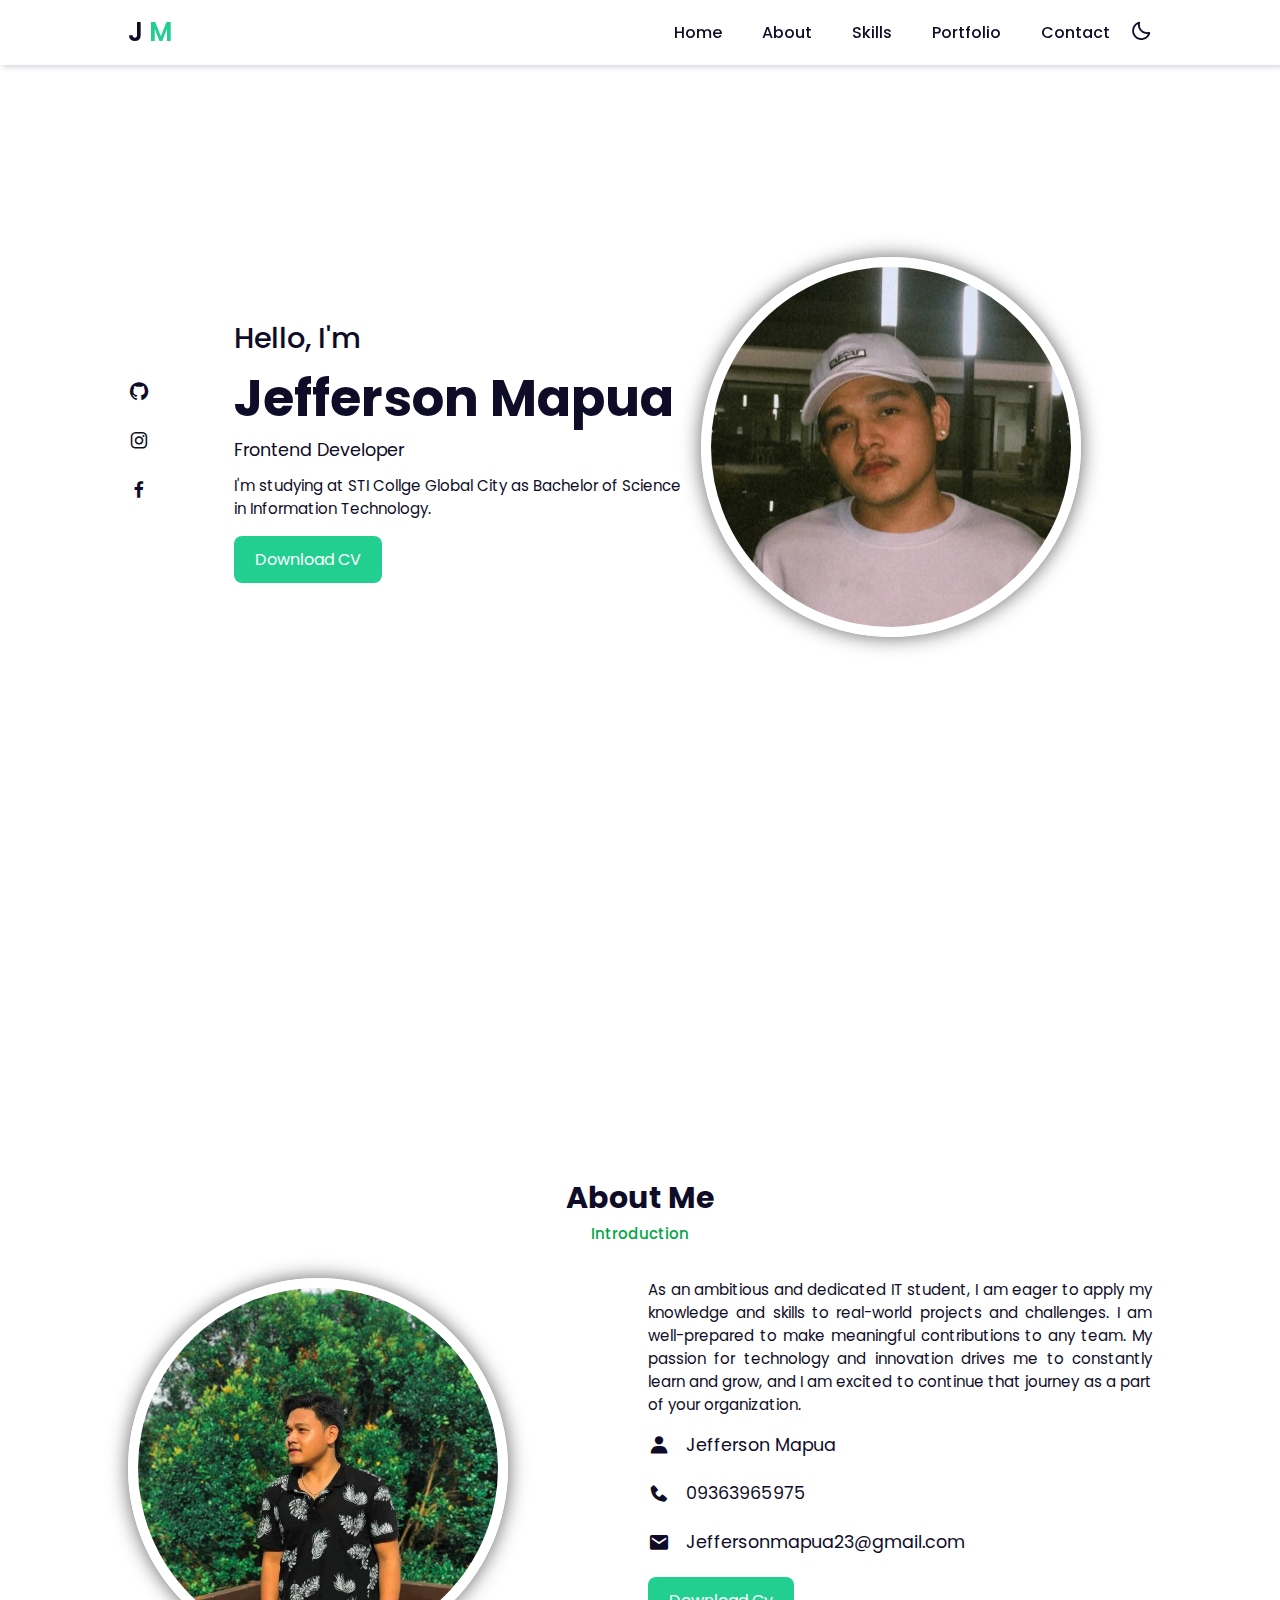
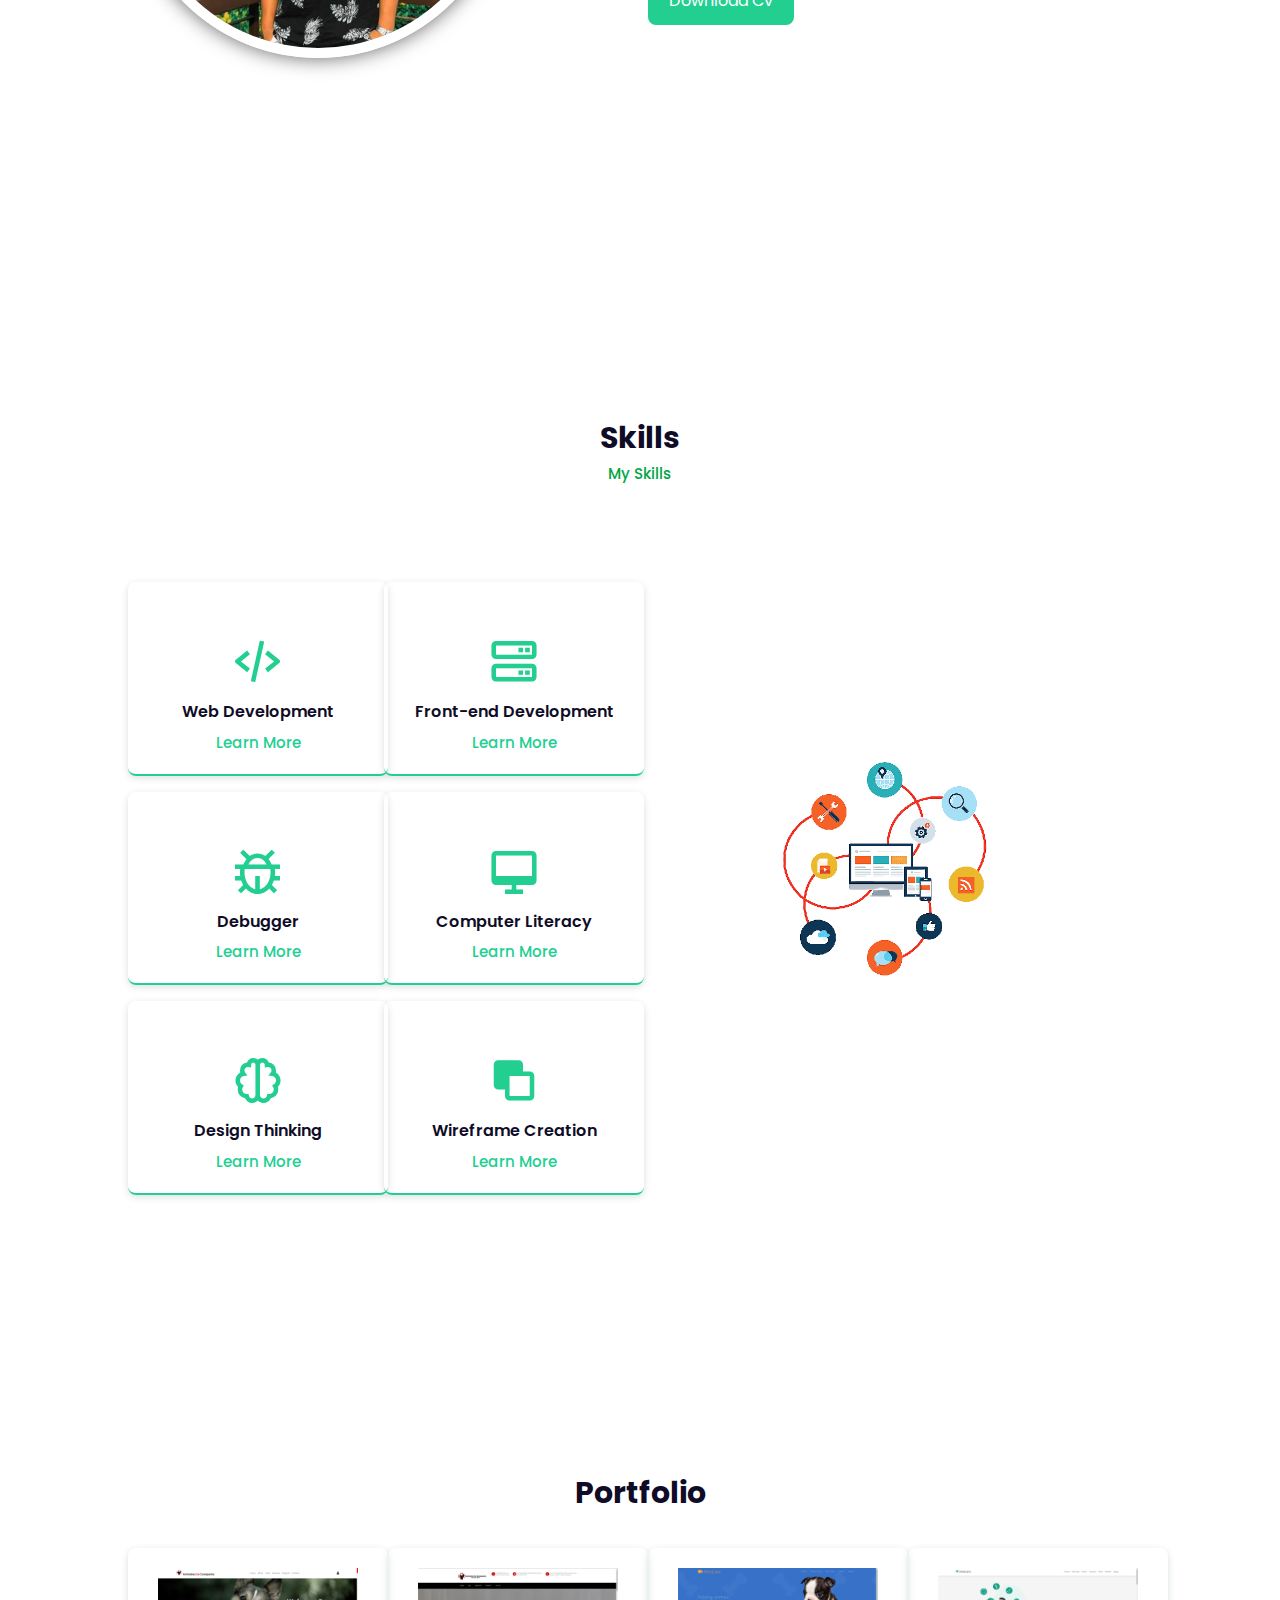
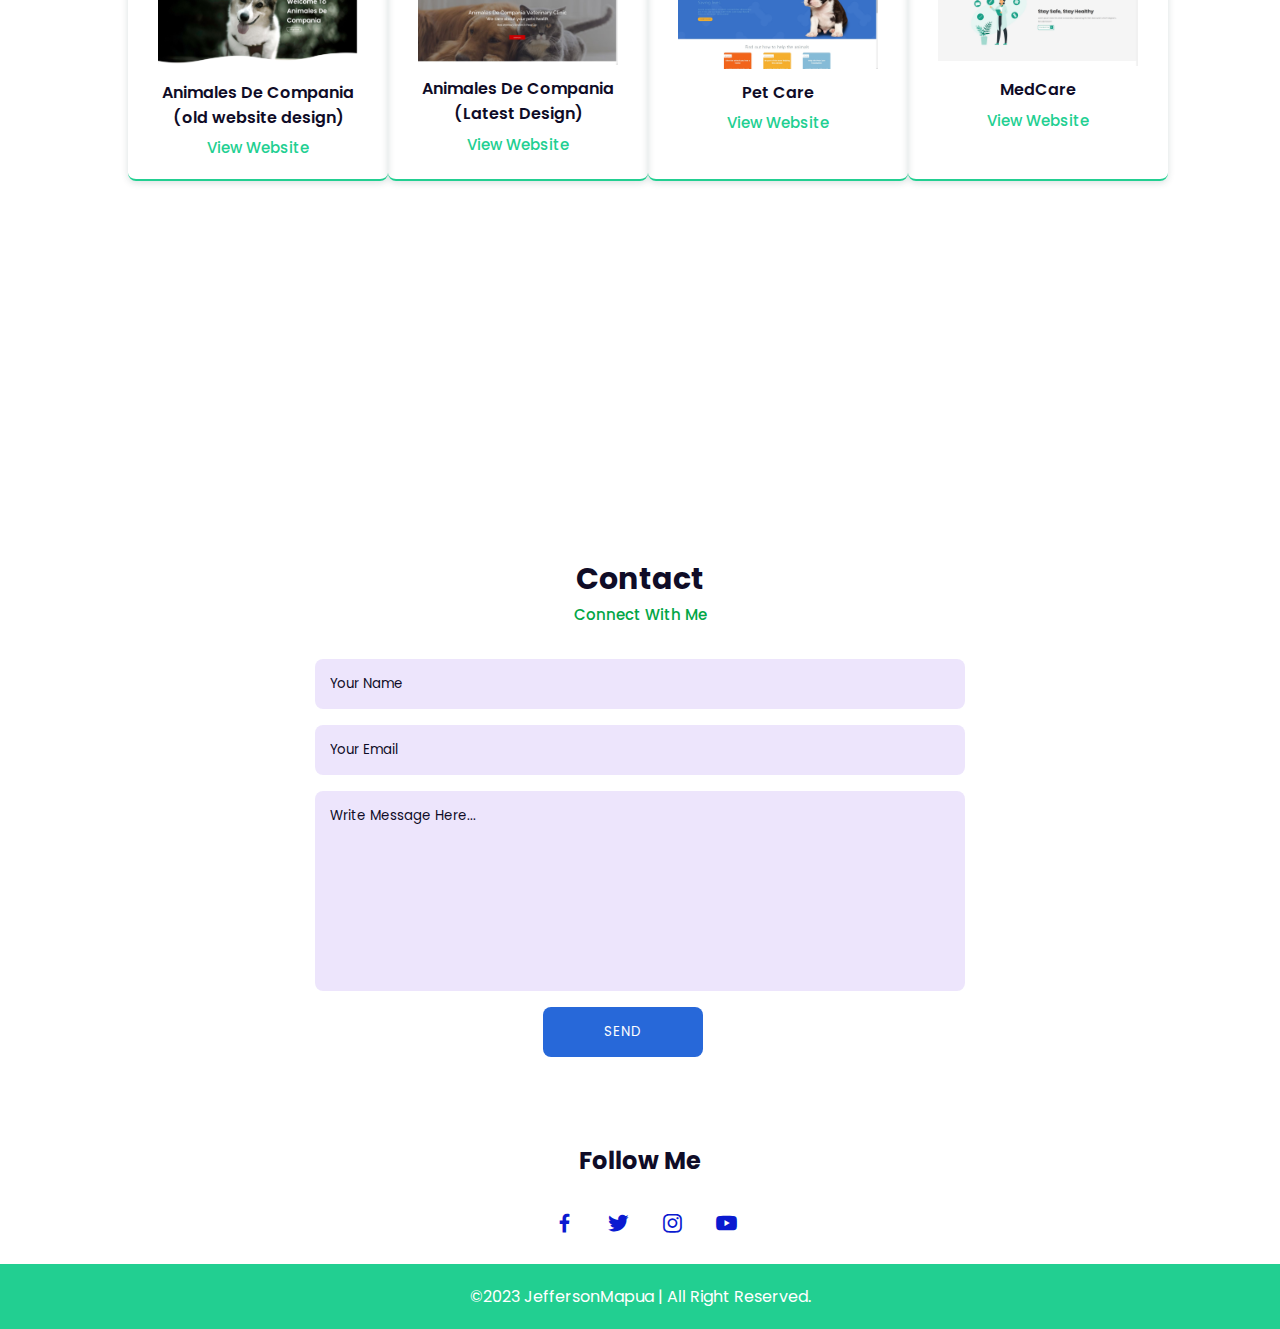
<file: WEBBBB/index.html>
<!DOCTYPE html>
<html lang="en">

<head>
    <meta charset="UTF-8">
    <meta http-equiv="X-UA-Compatible" content="IE=edge">
    <meta name="viewport" content="width=device-width, initial-scale=1.0">
    <title> Jefferson Mapua - Personal Portfolio Website </title>
    <link rel="icon" href="image/lakers.jpg" type="image/icon type">
    <link rel="stylesheet" href="asset/style.css">
    <link rel="stylesheet" href="https://cdn.jsdelivr.net/npm/boxicons@latest/css/boxicons.min.css">
</head>

<body>
<!-- Navbar  Section Start -->
<header>
    <a href="#" class="logo">J <span> M</span></a>

    <div class="bx bx-menu" id="menu-icon"></div>

    <ul class="navbar">
        <li><a href="#home">Home</a></li>
        <li><a href="#about">About</a></li>
        <li><a href="#skills">Skills</a></li>
        <li><a href="#services">Portfolio</a></li>
        <li><a href="#contact">Contact</a></li>
        <div class="bx bx-moon" id="darkmode"></div>
    </ul>
</header>
<!-- Navbar Section End -->
<!-- Home Section Start -->
<section class="home" id="home">
    <div class="social">
        <a href="https://github.com/JeffersonMapua"><i class='bx bxl-github'></i></a>
        <a href="https://www.instagram.com/jepfty/?fbclid=IwAR3V0V26umJDf_ShbhvJN0bFd8B0X0M63_wWTb2mFUvyKy_Fqr0rAaIyr14"><i class='bx bxl-instagram'></i></a>
        <a href="https://www.facebook.com/IamJep16/"><i class='bx bxl-facebook'></i></a>
    </div>
    <div class="home-img">
        <img src="image/lakers.jpg" alt="">
    </div>
    <div class="home-text">
        <span>Hello, I'm</span>
        <h1>Jefferson Mapua</h1>
        <h2>Frontend Developer</h2>
        <p>I'm studying at STI Collge Global City as Bachelor of Science in Information Technology. <br></p>
        <a href="Mapua, Jefferson G..pdf" class="btn">Download CV</a>
    </div>
</section>
<!-- Home Section End -->
<!-- About Section Start -->
<br><br><br><br><br><br><br><br><br>
<section class="about" id="about">
    <div class="heading">
      
        <h2>About Me</h2>
        <span>Introduction</span>
    </div>

    <div class="about-container">
        <div class="about-img">
            <img src="image/j.jpg" alt="">
        </div>
        <div class="about-text">
            <p>As an ambitious and dedicated IT student, I am eager to apply my knowledge and skills to real-world projects and challenges. I am well-prepared to make meaningful contributions to any team. My passion for technology and innovation drives me to constantly learn and grow, and I am excited to continue that journey as a part of your organization.</p>
            <div class="information">
                <div class="info-box">
                    <i class='bx bxs-user'></i>
                    <span>Jefferson Mapua</span>
                </div>

                <div class="info-box">
                    <i class='bx bxs-phone'></i>
                    <span>09363965975</span>
                </div>

                <div class="info-box">
                    <i class='bx bxs-envelope'></i>
                    <span>Jeffersonmapua23@gmail.com</span>
                </div>
            </div>
            <a href="Mapua, Jefferson G..pdf" class="btn">Download Cv</a>
        </div>
    </div>
</section>
<!-- About Section End -->

<!-- Skills Section Start -->
<br><br><br><br><br><br>
<section class="skills" id="skills">
    <div class="heading">
      <br><br><br><br>
        <h2>Skills</h2>
        <span>My Skills</span>
    </div>

    <div class="skills-container">
        <div class="bars">

            <div class="services-content">

        <div class="services-box">
            <i class='bx bx-code-alt'></i>
            <h3>Web Development</h3>
            <a href="#">Learn More</a>
        </div>

        <div class="services-box">
            <i class='bx bx-server'></i>
            <h3>Front-end Development</h3>
            <a href="#">Learn More</a>
        </div>
		 <div class="services-box">
            <i class='bx bx-bug'></i>
            <h3>Debugger</h3>
            <a href="#">Learn More</a>
        </div>

        <div class="services-box">
            <i class='bx bx-desktop'></i>
            <h3>Computer Literacy</h3>
            <a href="#">Learn More</a>
        </div>
		 <div class="services-box">
            <i class='bx bx-brain'></i>
            <h3>Design Thinking</h3>
            <a href="#">Learn More</a>
        </div>

        <div class="services-box">
            <i class='bx bx-minus-front'></i>
            <h3>Wireframe Creation</h3>
            <a href="#">Learn More</a>
        </div>
            </div>
        </div>
        <div class="skills-img">
            <img src="image/app.png" alt="Skill">
        </div>
    </div>
</section>
<!-- Skills Section End -->
<!-- Services Section Start -->
<section class="services" id="services">
    <div class="heading">
      <br><br><br><br><br><br><br>
        <h2>Portfolio</h2>
        <span></span>
    </div>
    <div class="services-content">

        <div class="services-box">
            <img class="i" src="image/1.jpg">
            <h3>Animales De Compania (old website design)</h3>
            <a href="petshop/pet.html">View Website</a>
        </div>

        <div class="services-box">
            <img class="i" src="image/2.jpg">
            <h3>Animales De Compania (Latest Design)</h3>
            <a href="https://animalesdecompania.com">View Website</a>
        </div>
        <div class="services-box">
            <img class="i" src="image/6.jpg">
            <h3>Pet Care</h3>
            <a href="PetService-LP/index.html">View Website</a>
        </div>

        <div class="services-box">
            <img class="i" src="image/3.jpg">
            <h3>MedCare</h3>
            <a href="hospital website/index.html">View Website</a>
        </div>
    </div>
</section>
<!-- Services Section End -->

<!-- Contact Section Start -->
<section class="contact" id="contact">
    <div class="heading">
      <br><br><br><br><br><br><br><br><br><br><br>
        <h2>Contact</h2>
        <span>Connect With Me</span>
    </div>
    <div class="contact-form">
        <form action="">
            <input type="text" placeholder="Your Name">
            <input type="email" name="" id="" placeholder="Your Email">
            <textarea name="" id="" cols="30" rows="10" placeholder="Write Message Here..."></textarea>
                                <input type="button" value="Send" class="contact-button">
                                </form>
                            </div>
                            </section>
                            <!-- Contact Section End -->
                         <div class="footer">
                                <h2>Follow Me</h2>
                                <div class="footer-social">
                                    <a href="#"><i class='bx bxl-facebook'></i></a>
                                    <a href="#"><i class='bx bxl-twitter'></i></a>
                                    <a href="#"><i class='bx bxl-instagram'></i></a>
                                    <a href="#"><i class='bx bxl-youtube'></i></a>
                                </div>

                            </div>

                            <div class="copyright">
                                ©2023 JeffersonMapua | All Right Reserved.</p>
                            </div>
                            <!-- Javascript -->
                            <script src="asset/js.js"></script>
</body>

</html>
</file>
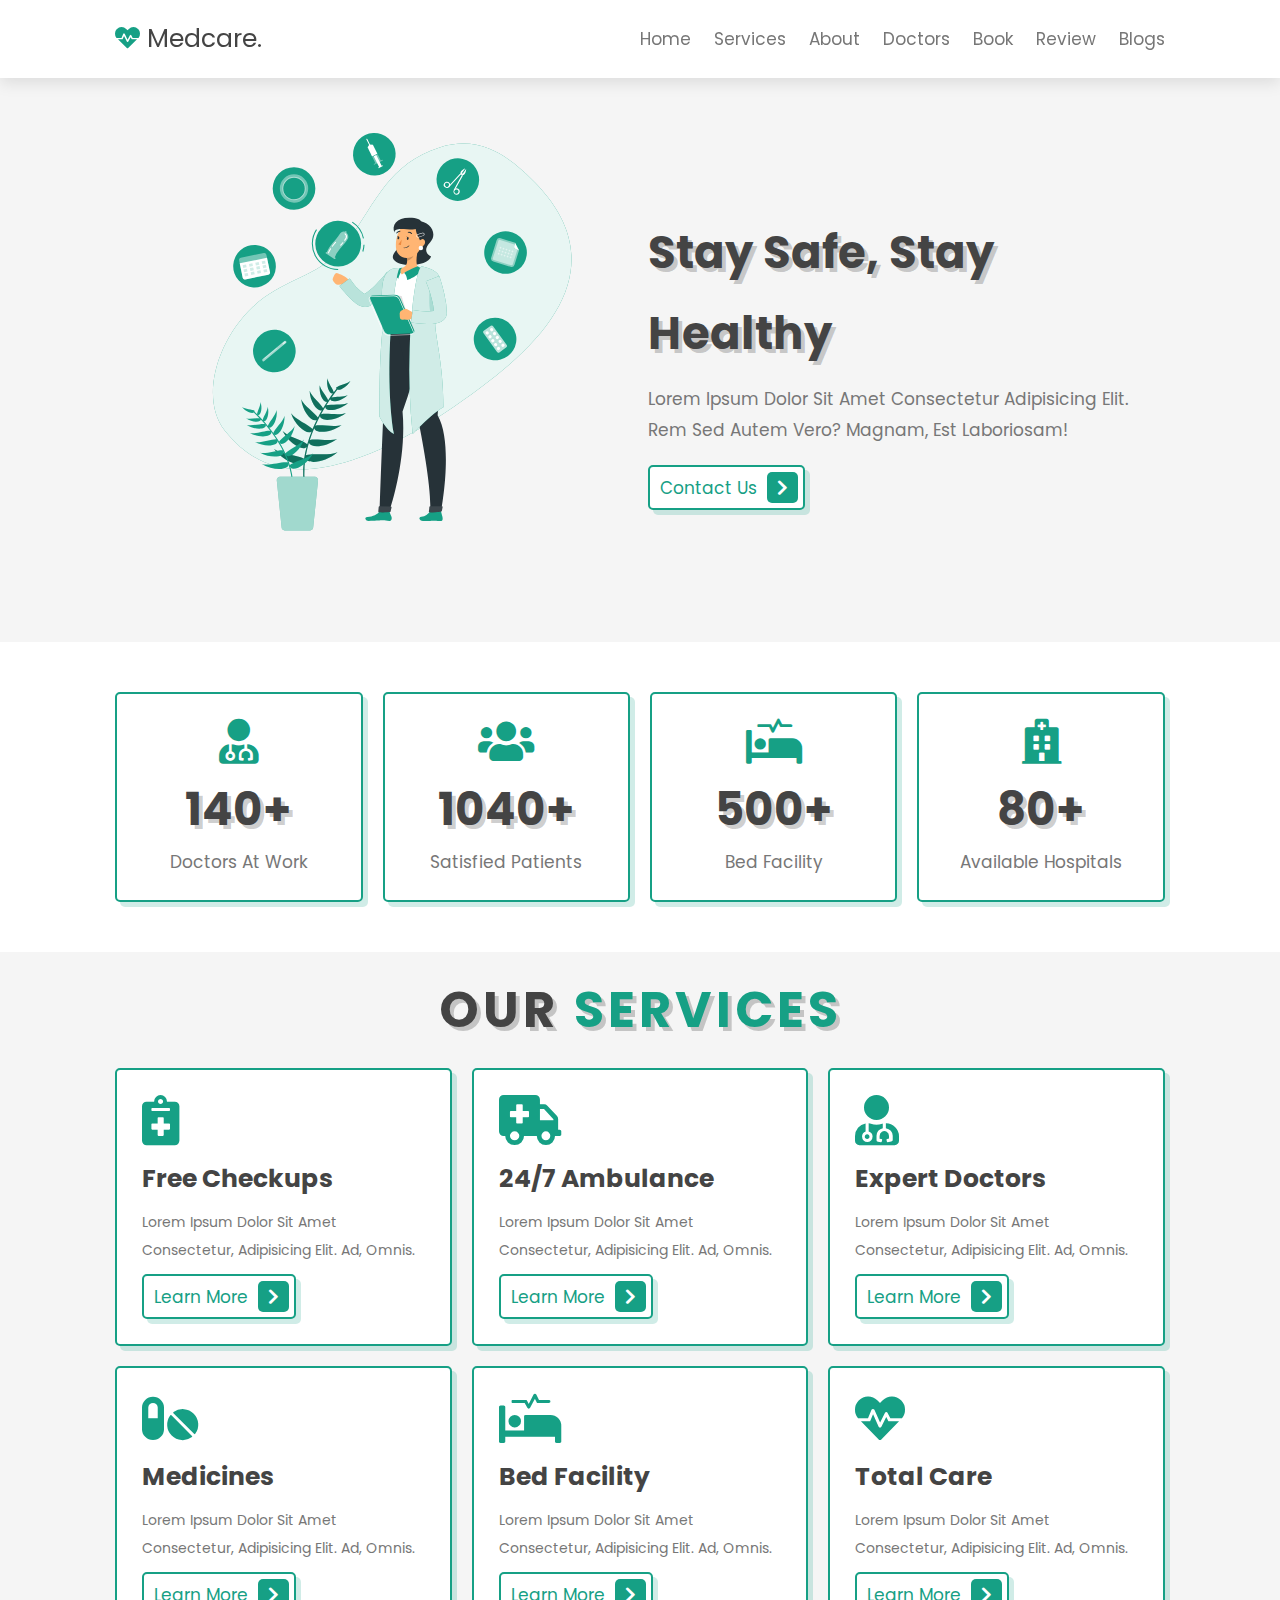
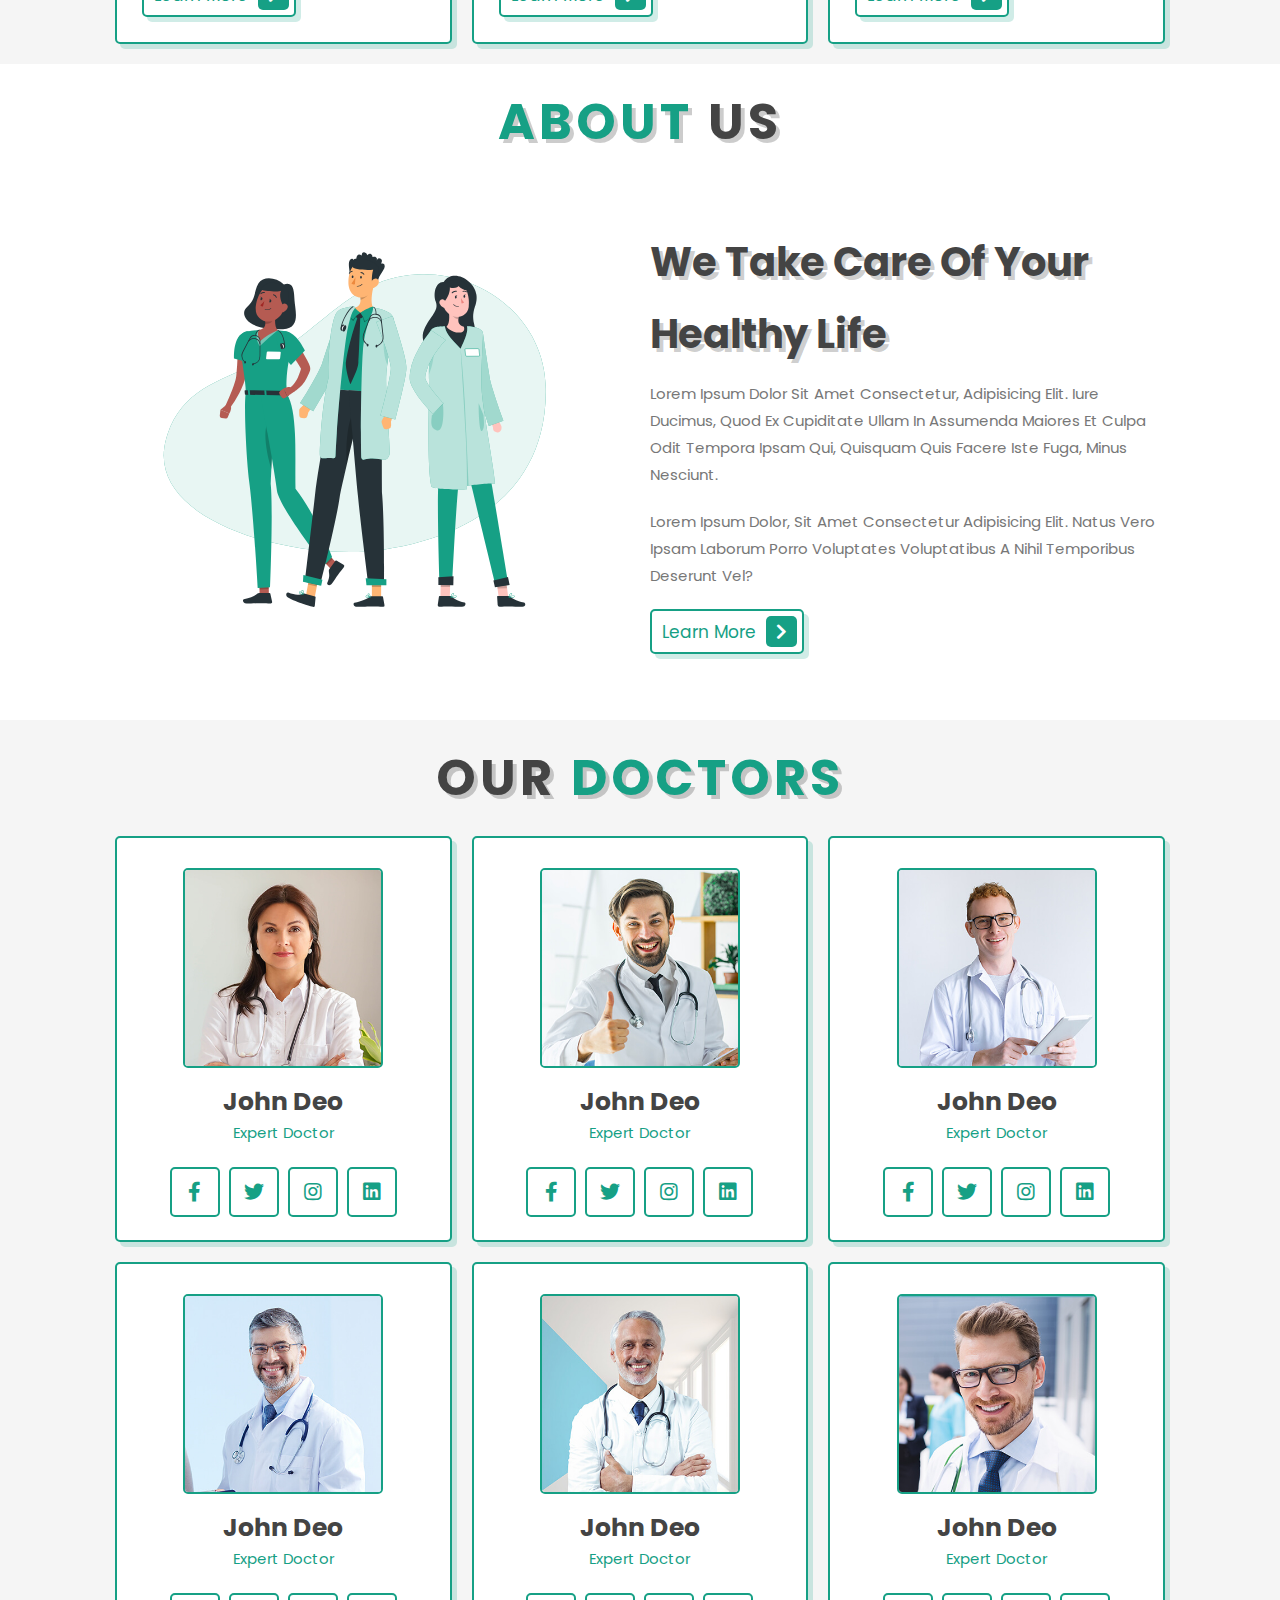
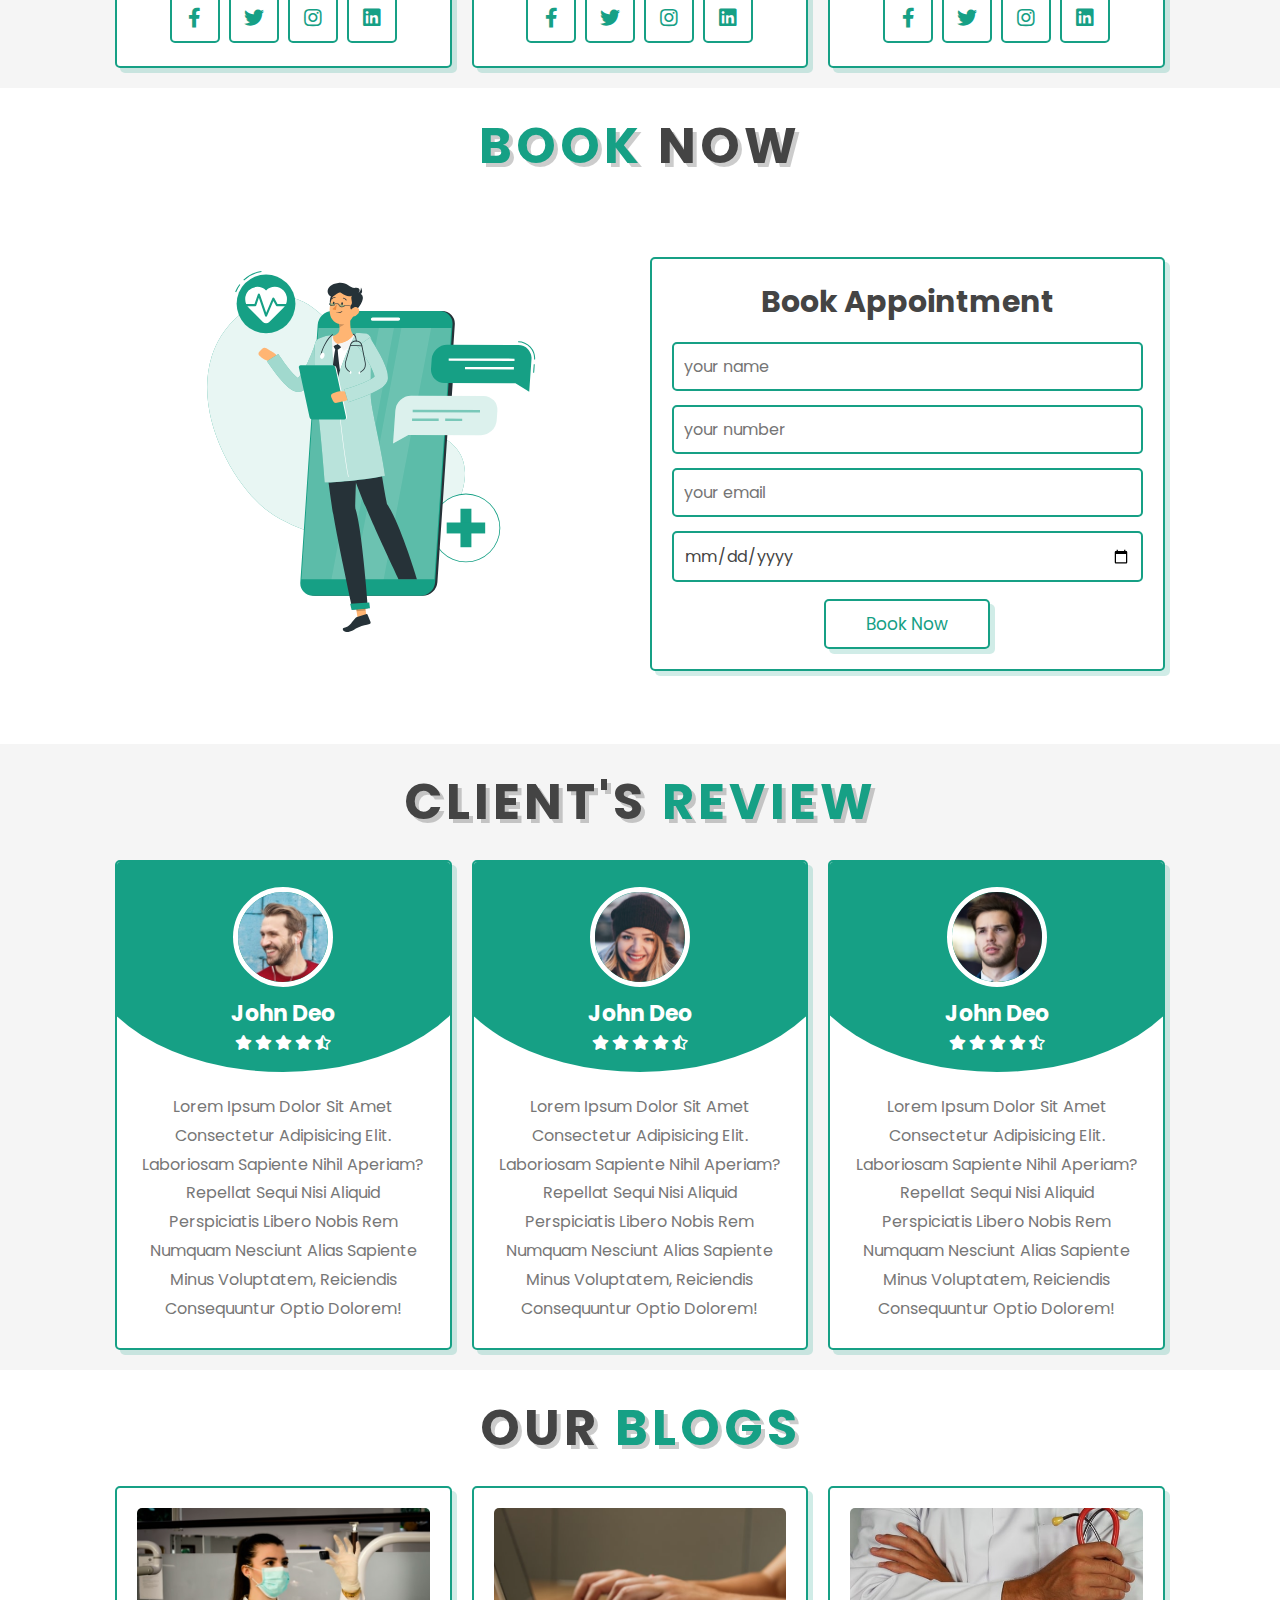
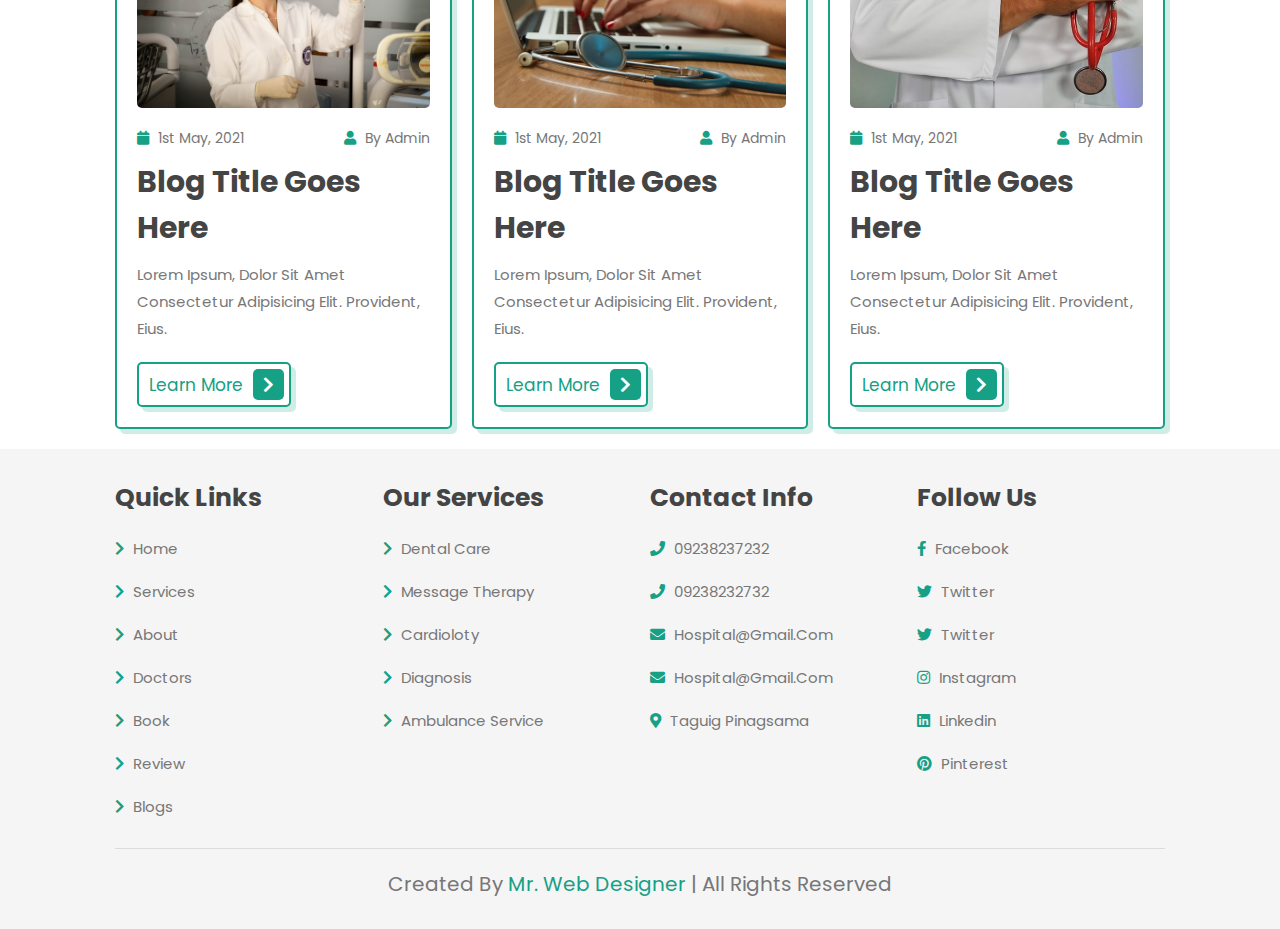
<file: WEBBBB/hospital website/index.html>
<!DOCTYPE html>
<html lang="en">
<head>
    <meta charset="UTF-8">
    <meta http-equiv="X-UA-Compatible" content="IE=edge">
    <meta name="viewport" content="width=device-width, initial-scale=1.0">
    <title>complete responsive hospital website design </title>

    <!-- font awesome cdn link  -->
    <link rel="stylesheet" href="https://cdnjs.cloudflare.com/ajax/libs/font-awesome/5.15.4/css/all.min.css">

    <!-- custom css file link  -->
    <link rel="stylesheet" href="css/style.css">

</head>
<body>
    
<!-- header section starts  -->

<header class="header">

    <a href="#" class="logo"> <i class="fas fa-heartbeat"></i> medcare. </a>

    <nav class="navbar">
        <a href="#home">home</a>
        <a href="#services">services</a>
        <a href="#about">about</a>
        <a href="#doctors">doctors</a>
        <a href="#book">book</a>
        <a href="#review">review</a>
        <a href="#blogs">blogs</a>
    </nav>

    <div id="menu-btn" class="fas fa-bars"></div>

</header>

<!-- header section ends -->

<!-- home section starts  -->

<section class="home" id="home">

    <div class="image">
        <img src="image/home-img.svg" alt="">
    </div>

    <div class="content">
        <h3>stay safe, stay healthy</h3>
        <p>Lorem ipsum dolor sit amet consectetur adipisicing elit. Rem sed autem vero? Magnam, est laboriosam!</p>
        <a href="#" class="btn"> contact us <span class="fas fa-chevron-right"></span> </a>
    </div>

</section>

<!-- home section ends -->

<!-- icons section starts  -->

<section class="icons-container">

    <div class="icons">
        <i class="fas fa-user-md"></i>
        <h3>140+</h3>
        <p>doctors at work</p>
    </div>

    <div class="icons">
        <i class="fas fa-users"></i>
        <h3>1040+</h3>
        <p>satisfied patients</p>
    </div>

    <div class="icons">
        <i class="fas fa-procedures"></i>
        <h3>500+</h3>
        <p>bed facility</p>
    </div>

    <div class="icons">
        <i class="fas fa-hospital"></i>
        <h3>80+</h3>
        <p>available hospitals</p>
    </div>

</section>

<!-- icons section ends -->

<!-- services section starts  -->

<section class="services" id="services">

    <h1 class="heading"> our <span>services</span> </h1>

    <div class="box-container">

        <div class="box">
            <i class="fas fa-notes-medical"></i>
            <h3>free checkups</h3>
            <p>Lorem ipsum dolor sit amet consectetur, adipisicing elit. Ad, omnis.</p>
            <a href="#" class="btn"> learn more <span class="fas fa-chevron-right"></span> </a>
        </div>

        <div class="box">
            <i class="fas fa-ambulance"></i>
            <h3>24/7 ambulance</h3>
            <p>Lorem ipsum dolor sit amet consectetur, adipisicing elit. Ad, omnis.</p>
            <a href="#" class="btn"> learn more <span class="fas fa-chevron-right"></span> </a>
        </div>

        <div class="box">
            <i class="fas fa-user-md"></i>
            <h3>expert doctors</h3>
            <p>Lorem ipsum dolor sit amet consectetur, adipisicing elit. Ad, omnis.</p>
            <a href="#" class="btn"> learn more <span class="fas fa-chevron-right"></span> </a>
        </div>

        <div class="box">
            <i class="fas fa-pills"></i>
            <h3>medicines</h3>
            <p>Lorem ipsum dolor sit amet consectetur, adipisicing elit. Ad, omnis.</p>
            <a href="#" class="btn"> learn more <span class="fas fa-chevron-right"></span> </a>
        </div>

        <div class="box">
            <i class="fas fa-procedures"></i>
            <h3>bed facility</h3>
            <p>Lorem ipsum dolor sit amet consectetur, adipisicing elit. Ad, omnis.</p>
            <a href="#" class="btn"> learn more <span class="fas fa-chevron-right"></span> </a>
        </div>

        <div class="box">
            <i class="fas fa-heartbeat"></i>
            <h3>total care</h3>
            <p>Lorem ipsum dolor sit amet consectetur, adipisicing elit. Ad, omnis.</p>
            <a href="#" class="btn"> learn more <span class="fas fa-chevron-right"></span> </a>
        </div>

    </div>

</section>

<!-- services section ends -->

<!-- about section starts  -->

<section class="about" id="about">

    <h1 class="heading"> <span>about</span> us </h1>

    <div class="row">

        <div class="image">
            <img src="image/about-img.svg" alt="">
        </div>

        <div class="content">
            <h3>we take care of your healthy life</h3>
            <p>Lorem ipsum dolor sit amet consectetur, adipisicing elit. Iure ducimus, quod ex cupiditate ullam in assumenda maiores et culpa odit tempora ipsam qui, quisquam quis facere iste fuga, minus nesciunt.</p>
            <p>Lorem ipsum dolor, sit amet consectetur adipisicing elit. Natus vero ipsam laborum porro voluptates voluptatibus a nihil temporibus deserunt vel?</p>
            <a href="#" class="btn"> learn more <span class="fas fa-chevron-right"></span> </a>
        </div>

    </div>

</section>

<!-- about section ends -->

<!-- doctors section starts  -->

<section class="doctors" id="doctors">

    <h1 class="heading"> our <span>doctors</span> </h1>

    <div class="box-container">

        <div class="box">
            <img src="image/doc-1.jpg" alt="">
            <h3>john deo</h3>
            <span>expert doctor</span>
            <div class="share">
                <a href="#" class="fab fa-facebook-f"></a>
                <a href="#" class="fab fa-twitter"></a>
                <a href="#" class="fab fa-instagram"></a>
                <a href="#" class="fab fa-linkedin"></a>
            </div>
        </div>

        <div class="box">
            <img src="image/doc-2.jpg" alt="">
            <h3>john deo</h3>
            <span>expert doctor</span>
            <div class="share">
                <a href="#" class="fab fa-facebook-f"></a>
                <a href="#" class="fab fa-twitter"></a>
                <a href="#" class="fab fa-instagram"></a>
                <a href="#" class="fab fa-linkedin"></a>
            </div>
        </div>

        <div class="box">
            <img src="image/doc-3.jpg" alt="">
            <h3>john deo</h3>
            <span>expert doctor</span>
            <div class="share">
                <a href="#" class="fab fa-facebook-f"></a>
                <a href="#" class="fab fa-twitter"></a>
                <a href="#" class="fab fa-instagram"></a>
                <a href="#" class="fab fa-linkedin"></a>
            </div>
        </div>

        <div class="box">
            <img src="image/doc-4.jpg" alt="">
            <h3>john deo</h3>
            <span>expert doctor</span>
            <div class="share">
                <a href="#" class="fab fa-facebook-f"></a>
                <a href="#" class="fab fa-twitter"></a>
                <a href="#" class="fab fa-instagram"></a>
                <a href="#" class="fab fa-linkedin"></a>
            </div>
        </div>

        <div class="box">
            <img src="image/doc-5.jpg" alt="">
            <h3>john deo</h3>
            <span>expert doctor</span>
            <div class="share">
                <a href="#" class="fab fa-facebook-f"></a>
                <a href="#" class="fab fa-twitter"></a>
                <a href="#" class="fab fa-instagram"></a>
                <a href="#" class="fab fa-linkedin"></a>
            </div>
        </div>

        <div class="box">
            <img src="image/doc-6.jpg" alt="">
            <h3>john deo</h3>
            <span>expert doctor</span>
            <div class="share">
                <a href="#" class="fab fa-facebook-f"></a>
                <a href="#" class="fab fa-twitter"></a>
                <a href="#" class="fab fa-instagram"></a>
                <a href="#" class="fab fa-linkedin"></a>
            </div>
        </div>

    </div>

</section>

<!-- doctors section ends -->

<!-- booking section starts   -->

<section class="book" id="book">

    <h1 class="heading"> <span>book</span> now </h1>    

    <div class="row">

        <div class="image">
            <img src="image/book-img.svg" alt="">
        </div>

        <form action="">
            <h3>book appointment</h3>
            <input type="text" placeholder="your name" class="box">
            <input type="number" placeholder="your number" class="box">
            <input type="email" placeholder="your email" class="box">
            <input type="date" class="box">
            <input type="submit" value="book now" class="btn">
        </form>

    </div>

</section>

<!-- booking section ends -->

<!-- review section starts  -->

<section class="review" id="review">
    
    <h1 class="heading"> client's <span>review</span> </h1>

    <div class="box-container">

        <div class="box">
            <img src="image/pic-1.png" alt="">
            <h3>john deo</h3>
            <div class="stars">
                <i class="fas fa-star"></i>
                <i class="fas fa-star"></i>
                <i class="fas fa-star"></i>
                <i class="fas fa-star"></i>
                <i class="fas fa-star-half-alt"></i>
            </div>
            <p class="text">Lorem ipsum dolor sit amet consectetur adipisicing elit. Laboriosam sapiente nihil aperiam? Repellat sequi nisi aliquid perspiciatis libero nobis rem numquam nesciunt alias sapiente minus voluptatem, reiciendis consequuntur optio dolorem!</p>
        </div>

        <div class="box">
            <img src="image/pic-2.png" alt="">
            <h3>john deo</h3>
            <div class="stars">
                <i class="fas fa-star"></i>
                <i class="fas fa-star"></i>
                <i class="fas fa-star"></i>
                <i class="fas fa-star"></i>
                <i class="fas fa-star-half-alt"></i>
            </div>
            <p class="text">Lorem ipsum dolor sit amet consectetur adipisicing elit. Laboriosam sapiente nihil aperiam? Repellat sequi nisi aliquid perspiciatis libero nobis rem numquam nesciunt alias sapiente minus voluptatem, reiciendis consequuntur optio dolorem!</p>
        </div>

        <div class="box">
            <img src="image/pic-3.png" alt="">
            <h3>john deo</h3>
            <div class="stars">
                <i class="fas fa-star"></i>
                <i class="fas fa-star"></i>
                <i class="fas fa-star"></i>
                <i class="fas fa-star"></i>
                <i class="fas fa-star-half-alt"></i>
            </div>
            <p class="text">Lorem ipsum dolor sit amet consectetur adipisicing elit. Laboriosam sapiente nihil aperiam? Repellat sequi nisi aliquid perspiciatis libero nobis rem numquam nesciunt alias sapiente minus voluptatem, reiciendis consequuntur optio dolorem!</p>
        </div>

    </div>

</section>

<!-- review section ends -->

<!-- blogs section starts  -->

<section class="blogs" id="blogs">

    <h1 class="heading"> our <span>blogs</span> </h1>

    <div class="box-container">

        <div class="box">
            <div class="image">
                <img src="image/blog-1.jpg" alt="">
            </div>
            <div class="content">
                <div class="icon">
                    <a href="#"> <i class="fas fa-calendar"></i> 1st may, 2021 </a>
                    <a href="#"> <i class="fas fa-user"></i> by admin </a>
                </div>
                <h3>blog title goes here</h3>
                <p>Lorem ipsum, dolor sit amet consectetur adipisicing elit. Provident, eius.</p>
                <a href="#" class="btn"> learn more <span class="fas fa-chevron-right"></span> </a>
            </div>
        </div>

        <div class="box">
            <div class="image">
                <img src="image/blog-2.jpg" alt="">
            </div>
            <div class="content">
                <div class="icon">
                    <a href="#"> <i class="fas fa-calendar"></i> 1st may, 2021 </a>
                    <a href="#"> <i class="fas fa-user"></i> by admin </a>
                </div>
                <h3>blog title goes here</h3>
                <p>Lorem ipsum, dolor sit amet consectetur adipisicing elit. Provident, eius.</p>
                <a href="#" class="btn"> learn more <span class="fas fa-chevron-right"></span> </a>
            </div>
        </div>

        <div class="box">
            <div class="image">
                <img src="image/blog-3.jpg" alt="">
            </div>
            <div class="content">
                <div class="icon">
                    <a href="#"> <i class="fas fa-calendar"></i> 1st may, 2021 </a>
                    <a href="#"> <i class="fas fa-user"></i> by admin </a>
                </div>
                <h3>blog title goes here</h3>
                <p>Lorem ipsum, dolor sit amet consectetur adipisicing elit. Provident, eius.</p>
                <a href="#" class="btn"> learn more <span class="fas fa-chevron-right"></span> </a>
            </div>
        </div>

    </div>

</section>

<!-- blogs section ends -->

<!-- footer section starts  -->

<section class="footer">

    <div class="box-container">

        <div class="box">
            <h3>quick links</h3>
            <a href="#"> <i class="fas fa-chevron-right"></i> home </a>
            <a href="#"> <i class="fas fa-chevron-right"></i> services </a>
            <a href="#"> <i class="fas fa-chevron-right"></i> about </a>
            <a href="#"> <i class="fas fa-chevron-right"></i> doctors </a>
            <a href="#"> <i class="fas fa-chevron-right"></i> book </a>
            <a href="#"> <i class="fas fa-chevron-right"></i> review </a>
            <a href="#"> <i class="fas fa-chevron-right"></i> blogs </a>
        </div>

        <div class="box">
            <h3>our services</h3>
            <a href="#"> <i class="fas fa-chevron-right"></i> dental care </a>
            <a href="#"> <i class="fas fa-chevron-right"></i> message therapy </a>
            <a href="#"> <i class="fas fa-chevron-right"></i> cardioloty </a>
            <a href="#"> <i class="fas fa-chevron-right"></i> diagnosis </a>
            <a href="#"> <i class="fas fa-chevron-right"></i> ambulance service </a>
        </div>

        <div class="box">
            <h3>contact info</h3>
            <a href="#"> <i class="fas fa-phone"></i> 09238237232 </a>
            <a href="#"> <i class="fas fa-phone"></i> 09238232732 </a>
            <a href="#"> <i class="fas fa-envelope"></i> hospital@gmail.com </a>
            <a href="#"> <i class="fas fa-envelope"></i> hospital@gmail.com </a>
            <a href="#"> <i class="fas fa-map-marker-alt"></i> Taguig Pinagsama </a>
        </div>

        <div class="box">
            <h3>follow us</h3>
            <a href="#"> <i class="fab fa-facebook-f"></i> facebook </a>
            <a href="#"> <i class="fab fa-twitter"></i> twitter </a>
            <a href="#"> <i class="fab fa-twitter"></i> twitter </a>
            <a href="#"> <i class="fab fa-instagram"></i> instagram </a>
            <a href="#"> <i class="fab fa-linkedin"></i> linkedin </a>
            <a href="#"> <i class="fab fa-pinterest"></i> pinterest </a>
        </div>

    </div>

    <div class="credit"> created by <span>mr. web designer</span> | all rights reserved </div>

</section>

<!-- footer section ends -->


















<!-- custom js file link  -->
<script src="js/script.js"></script>

</body>
</html>
</file>
<file: WEBBBB/asset/style.css>
@import url("https://fonts.googleapis.com/css2?family=Poppins:wght@200;300;400;500;600;700&display=swap");

                                    * {
                                      margin: 0;
                                      padding: 0;
                                      box-sizing: border-box;
                                      list-style: none;
                                      text-decoration: none;
                                      scroll-behavior: smooth;
                                      scroll-padding-top: 2rem;
                                      font-family: "Poppins", sans-serif;
                                    }
                                   
                                    :root {
                                      --main-color: #22cf91;
                                      --bg-color: #fff;
                                      --text-color: #0f0c27;
                                      --hover: #22cf91;
                                      --big-font: 3.2rem;
                                      --medium-font: 1.8rem;
                                      --p-font: 0.941rem;
                                    }
                                   
                                    section {
                                      padding: 50px 10%;
                                    }
                                   
                                    body.active {
                                      --text-color: #fff;
                                      --bg-color: #0f0c27;
                                    }
                                   
                                    body {
                                      background: var(--bg-color);
                                      color: var(--text-color);
                                    }
                                   
                                    *::selection {
                                      color: var(--bg-color);
                                      background: var(--main-color);
                                    }
                                   
                                    .heading {
                                      text-align: center;
                                    }
                                   
                                    .heading h2 {
                                      font-size: 30px;
                                    }
                                   
                                    .heading span {
                                      font-size: var(--p-font);
                                      color: rgb(2, 166, 70);
                                    }
                                   
                                    header {
                                      position: fixed;
                                      width: 100%;
                                      top: 0;
                                      right: 0;
                                      z-index: 1000;
                                      display: flex;
                                      align-items: center;
                                      justify-content: space-between;
                                      background: var(--bg-color);
                                      padding: 13px 10%;
                                      transition: 0.2s;
                                      box-shadow: -3px -3px 7px #ffffff73,
                                        2px 2px 5px rgba(94, 104, 121, 0.288);
                                    }
                                   
                                    header.shadow {
                                      box-shadow: 0 0 4px rgb(14 55 54 / 15%);
                                    }
                                   
                                    .logo {
                                      font-size: 1.61rem;
                                      font-weight: 600;
                                      color: var(--text-color);
                                    }
                                   
                                    .logo span {
                                      font-size: 1.61rem;
                                      font-weight: 600;
                                      color: #22cf91;
                                    }
                                   
                                    .navbar {
                                      display: flex;
                                    }
                                   
                                    .navbar a {
                                      font-size: 1rem;
                                      padding: 10px 20px;
                                      color: var(--text-color);
                                      font-weight: 500;
                                    }
                                   
                                    .navbar a:hover {
                                      color: var(--hover);
                                    }
                                   
                                    #menu-icon {
                                      font-size: 24px;
                                      cursor: pointer;
                                      z-index: 10001;
                                      display: none;
                                    }
                                   
                                    .i{
                                      max-width: 200px;
                                    }
                                    #darkmode {
                                      font-size: 22px;
                                      cursor: pointer;
                                    }
                                   
                                    .home {
                                      position: relative;
                                      width: 100%;
                                      min-height: 100vh;
                                      display: grid;
                                      grid-template-columns: 0.2fr 1fr 1fr;
                                      align-items: center;
                                      gap: 1rem;
                                    }
                                   
                                    .home-img {
                                      order: 3;
                                    }
                                   
                                    .home-img img {
                                      width: 380px;
                                      height: 380px;
                                      margin: 0 auto;
                                      border-radius: 50%;
                                      overflow: hidden;
                                      border: 10px solid #fff;
                                      -webkit-box-shadow: 0 0 20px rgba(0, 0, 0, 0.61);
                                              box-shadow: 0 0 20px rgba(0, 0, 0, 0.61);
                                      position: relative;
                                      z-index: 9;
                                    }
                                   
                                    .home-text span {
                                      font-size: var(--medium-font);
                                      font-weight: 500;
                                    }
                                   
                                    .home-text h1 {
                                      font-size: var(--big-font);
                                    }
                                   
                                    .home-text h2 {
                                      font-size: 1.1rem;
                                      font-weight: 400;
                                    }
                                   
                                    .home-text p {
                                      font-size: var(--p-font);
                                      font-weight: 400;
                                      margin: 0.7rem 0 1rem;
                                    }
                                   
                                    .social {
                                      display: flex;
                                      flex-direction: column;
                                    }
                                   
                                    .social a {
                                      margin-bottom: 1rem;
                                      font-size: 22px;
                                      color: var(--text-color);
                                    }
                                   
                                    .social a:hover {
                                      color: var(--hover);
                                    }
                                   
                                    .btn {
                                      display: inline-block;
                                      background: var(--main-color);
                                      color: #fff;
                                      padding: 0.7rem 1.3rem;
                                      border-radius: 0.5rem;
                                    }
                                   
                                    .btn:hover {
                                      background: var(--hover);
                                    }
                                   
                                   
                                    .about-container {
                                      display: grid;
                                      grid-template-columns: repeat(2, 1fr);
                                      gap: 1rem;
                                      margin-top: 2rem;
                                    }
                                   
                                    .about-img img {
                                      width: 380px;
                                      height: 380px;
                                      margin: 0 auto;
                                      border-radius: 100%;
                                      overflow: hidden;
                                      border: 10px solid #fff;
                                      -webkit-box-shadow: 0 0 20px rgba(0, 0, 0, 0.61);
                                              box-shadow: 0 0 20px rgba(0, 0, 0, 0.61);
                                      position: relative;
                                 
                                      z-index: 9;
                                    }
                                   
                                    .about-text p {
                                      font-size: var(--p-font);
                                      font-weight: 400;
                                      text-align: justify;
                                    }
                                   
                                    .information {
                                      margin: 1rem 0 1.4rem;
                                    }
                                   
                                    .information .info-box {
                                      display: flex;
                                      align-items: center;
                                      margin-bottom: 1.4rem;
                                    }
                                   
                                    .information .info-box .bx {
                                      font-size: 22px;
                                    }
                                   
                                    .information .info-box span {
                                      font-weight: 400;
                                      margin-left: 1rem;
                                    }
                                   
                                    .skills-container {
                                      display: grid;
                                      grid-template-columns: repeat(2, 1fr);
                                      align-items: center;
                                      gap: 2rem;
                                      margin-top: 4rem;
                                    }
                                   
                                    .skills-img img {
                                      width: 80%;
                                      padding-left: 4rem;
                                      object-position: center;
                                    }
                                   
                                    .bars-box {
                                      position: relative;
                                      display: flex;
                                      justify-content: space-between;
                                      align-items: center;
                                      padding: 1rem 0;
                                      margin-bottom: 1rem;
                                    }
                                   
                                    .bars-box h3,
                                    span {
                                      font-size: 1.1rem;
                                      font-weight: 500;
                                    }
                                   
                                    .light-bar {
                                      position: absolute;
                                      bottom: 0;
                                      left: 0;
                                      width: 100%;
                                      height: 0.5rem;
                                      background: hsla(260, 100%, 44%, 0.4);
                                      border-radius: 0.5rem;
                                    }
                                   
                                    .percent-bar {
                                      position: absolute;
                                      bottom: 0;
                                      left: 0;
                                      height: 0.5rem;
                                      background: var(--main-color);
                                      border-radius: 0.5rem;
                                    }
                                   
                                    .html-bar {
                                      width: 80%;
                                    }
                                   
                                    .css-bar {
                                      width: 55%;
                                    }
                                   
                                    .js-bar {
                                      width: 25%;
                                    }
                                   
                                    .react-bar {
                                      width: 35%;
                                    }
                                   
                                    .services-content {
                                      display: grid;
                                      grid-template-columns: repeat(auto-fit, minmax(200px, auto));
                                      justify-content: center;
                                      gap: 1rem;
                                      margin-top: 2rem;
                                    }
                                   
                                    .services-box {
                                      padding: 20px;
                                      width: 260px;
                                      display: flex;
                                      flex-direction: column;
                                      align-items: center;
                                      text-align: center;
                                      border-radius: 0.5rem;
                                      border-bottom: 2px solid var(--main-color);
                                      box-shadow: 0 2px 7px rgb(14 55 54 / 15%);
                                    }
                                   
                                    .services-box:hover {
                                      background-color: #02225a;
                                    }
                                   
                                    .services-box h3 {
                                      font-size: 1rem;
                                      font-weight: 600;
                                      margin: 0.7rem 0 0.4rem;
                                    }
                                   
                                    .services-box:hover h3 {
                                      color: #fff;
                                    }
                                   
                                    .services-box .bx {
                                      padding-top: 2rem;
                                      font-size: 54px;
                                      color: var(--main-color);
                                    }
                                   
                                    .services-box:hover .bx {
                                      color: #22cf91;
                                    }
                                   
                                    .services-box a {
                                      color: var(--main-color);
                                      font-size: var(--p-font);
                                      font-weight: 500;
                                    }
                                   
                                    .services-box:hover a {
                                      color: #8b8a8f;
                                    }
                                   
                                    .contact-form {
                                      display: grid;
                                      place-items: center;
                                      margin-top: 2rem;
                                    }
                                   
                                    .contact-form form {
                                      display: flex;
                                      flex-direction: column;
                                      width: 650px;
                                    }
                                   
                                    form input,
                                    textarea {
                                      padding: 15px;
                                      border-radius: 0.5rem;
                                      width: 100%;
                                      border: none;
                                      outline: none;
                                      background: hsla(260, 100%, 44%, 0.1);
                                      margin-bottom: 1rem;
                                      color: var(--text-color);
                                    }
                                   
                                    form input::placeholder,
                                    textarea::placeholder {
                                      color: var(--text-color);
                                    }
                                   
                                    form textarea {
                                      resize: none;
                                      height: 200px;
                                    }
                                   
                                    .contact-button {
                                      width: 160px;
                                      cursor: pointer;
                                      background: #2768d9;
                                      color: #fff;
                                      justify-content: center;
                                      text-transform: uppercase;
                                      letter-spacing: 1px;
                                      margin-left: 35%;
                                    }
                                   
                                    .contact-button:hover {
                                      background: var(--hover);
                                    }
                                   
                                    .footer {
                                      display: grid;
                                      place-items: center;
                                      padding: 20px;
                                      color: #000;
                                    }
                                   
                                    .footer h2 {
                                      font-size: 1.5rem;
                                      margin-bottom: 1.6rem;
                                      color: var(--text-color)
                                    }
                                   
                                    .footer-social a i {
                                      color: rgb(10, 26, 208);
                                      font-size: 25px;
                                      margin-left: 10px;
                                      text-align: center;
                                      line-height: 40px;
                                      background-color: #fff;
                                      border-radius: 50%;
                                      width: 40px;
                                      height: 40px;
                                    }
                                   
                                    .copyright {
                                      padding: 20px;
                                      background: var(--main-color);
                                      text-align: center;
                                      color: #fff;
                                    }
                                   
                                    .copyright a {
                                      color: #22cf91;
                                    }
                                   
                                    /* For Mobile */
                                    @media (max-width: 991px) {
                                      header {
                                        padding: 18px 4%;
                                      }
                                   
                                      section {
                                        padding: 50px 4%;
                                      }
                                    }
                                   
                                    @media (max-width: 881px) {
                                      :root {
                                        --big-font: 2.7rem;
                                        --medium-font: 1.4rem;
                                      }
                                    }
                                   
                                    @media (max-width: 768px) {
                                      :root {
                                        --big-font: 2.4rem;
                                        --medium-font: 1.2rem;
                                      }
                                   
                                      header {
                                        padding: 11px 4%;
                                      }
                                   
                                      #menu-icon {
                                        display: initial;
                                        color: var(--text-color);
                                      }
                                   
                                      header .navbar {
                                        position: absolute;
                                        top: -500px;
                                        left: 0;
                                        right: 0;
                                        display: flex;
                                        flex-direction: column;
                                        background: var(--bg-color);
                                        box-shadow: 0 4px 4px rgb(0 0 0 / 10%);
                                        transition: 0.2s ease;
                                        text-align: center;
                                      }
                                   
                                      .navbar.active {
                                        top: 100%;
                                      }
                                   
                                      .navbar a {
                                        padding: 1.5rem;
                                        display: block;
                                        background: var(--bg-color);
                                      }
                                   
                                      #darkmode {
                                        position: absolute;
                                        top: 1.4rem;
                                        right: 2rem;
                                      }
                                   
                                      .scroll-down {
                                        display: none;
                                      }
                                   
                                      .home {
                                        grid-template-columns: 0.5fr 3fr;
                                      }
                                   
                                      .home-text {
                                        grid-column: 1/3;
                                        padding-left: 1.4rem;
                                      }
                                   
                                      .home-img {
                                        order: initial;
                                      }
                                   
                                      .about-container {
                                        grid-template-columns: 1fr;
                                      }
                                   
                                      .about-img {
                                        display: flex;
                                        justify-content: center;
                                      }
                                   
                                      .skills-container {
                                        grid-template-columns: 1fr;
                                      }
                                   
                                      .skills-img img {
                                        padding-left: 0;
                                      }
                                   
                                      .skills-img {
                                        padding-top: 2rem;
                                        display: flex;
                                        justify-content: center;
                                      }
                                   
                                      .contact-form form {
                                        width: 300px;
                                      }
                                   
                                      .contact-button {
                                        margin-left: 25%;
                                      }
                                    }
                                   
                                    @media (max-width: 340px) {
                                      :root {
                                        --big-font: 1.7rem;
                                        --medium-font: 1.1rem;
                                      }
                                   
                                      .home-text span {
                                        font-size: 1rem;
                                      }
                                   
                                      .home-text h2 {
                                        font-size: 0.9rem;
                                        font-weight: 500;
                                      }
                                   
                                      .information .info-box span {
                                        font-size: 1rem;
                                      }
                                   
                                      .contact-form form {
                                        width: 300px;
                                      }
                                   
                                      .contact-button {
                                        margin-left: 25%;
                                      }
                                    }
</file>
<file: WEBBBB/hospital website/css/style.css>
@import url('https://fonts.googleapis.com/css2?family=Poppins:wght@100;200;300;400;500;600;700&display=swap');

:root{
    --green:#16a085;
    --black:#444;
    --light-color:#777;
    --box-shadow:.5rem .5rem 0 rgba(22, 160, 133, .2);
    --text-shadow:.4rem .4rem 0 rgba(0, 0, 0, .2);
    --border:.2rem solid var(--green);
}

*{
    font-family: 'Poppins', sans-serif;
    margin:0; padding: 0;
    box-sizing: border-box;
    outline: none; border: none;
    text-transform: capitalize;
    transition: all .2s ease-out;
    text-decoration: none;
}

html{
    font-size: 62.5%;
    overflow-x: hidden;
    scroll-padding-top: 7rem;
    scroll-behavior: smooth;
}

section{
    padding:2rem 9%;
}

section:nth-child(even){
    background: #f5f5f5;
}

.heading{
    text-align: center;
    padding-bottom: 2rem;
    text-shadow: var(--text-shadow);
    text-transform: uppercase;
    color:var(--black);
    font-size: 5rem;
    letter-spacing: .4rem;
}

.heading span{
    text-transform: uppercase;
    color:var(--green);
}

.btn{
    display: inline-block;
    margin-top: 1rem;
    padding: .5rem;
    padding-left: 1rem;
    border:var(--border);
    border-radius: .5rem;
    box-shadow: var(--box-shadow);
    color:var(--green);
    cursor: pointer;
    font-size: 1.7rem;
    background: #fff;
}

.btn span{
    padding:.7rem 1rem;
    border-radius: .5rem;
    background: var(--green);
    color:#fff;
    margin-left: .5rem;
}

.btn:hover{
    background: var(--green);
    color:#fff;
}

.btn:hover span{
    color: var(--green);
    background:#fff;
    margin-left: 1rem;
}

.header{
    padding:2rem 9%;
    position: fixed;
    top:0; left: 0; right: 0;
    z-index: 1000;
    box-shadow: 0 .5rem 1.5rem rgba(0, 0, 0, .1);
    display: flex;
    align-items: center;
    justify-content: space-between;
    background: #fff;
}

.header .logo{
    font-size: 2.5rem;
    color: var(--black);
}

.header .logo i{
    color: var(--green);
}

.header .navbar a{
    font-size: 1.7rem;
    color: var(--light-color);
    margin-left: 2rem;
}

.header .navbar a:hover{
    color: var(--green);
}

#menu-btn{
    font-size: 2.5rem;
    border-radius: .5rem;
    background: #eee;
    color:var(--green);
    padding: 1rem 1.5rem;
    cursor: pointer;
    display: none;
}

.home{
    display: flex;
    align-items: center;
    flex-wrap: wrap;
    gap:1.5rem;
    padding-top: 10rem;
}

.home .image{
    flex:1 1 45rem;
}

.home .image img{
    width: 100%;
}

.home .content{
    flex:1 1 45rem;
}

.home .content h3{
    font-size: 4.5rem;
    color:var(--black);
    line-height: 1.8;
    text-shadow: var(--text-shadow);
}

.home .content p{
    font-size: 1.7rem;
    color:var(--light-color);
    line-height: 1.8;
    padding: 1rem 0;
}

.icons-container{
    display: grid;
    gap:2rem;
    grid-template-columns: repeat(auto-fit, minmax(20rem, 1fr));
    padding-top: 5rem;
    padding-bottom: 5rem;
}

.icons-container .icons{
    border:var(--border);
    box-shadow: var(--box-shadow);
    border-radius: .5rem;
    text-align: center;
    padding: 2.5rem;
}

.icons-container .icons i{
    font-size: 4.5rem;
    color:var(--green);
    padding-bottom: .7rem;
}

.icons-container .icons h3{
    font-size: 4.5rem;
    color:var(--black);
    padding: .5rem 0;
    text-shadow: var(--text-shadow);
}

.icons-container .icons p{
    font-size: 1.7rem;
    color:var(--light-color);
}

.services .box-container{
    display: grid;
    grid-template-columns: repeat(auto-fit, minmax(27rem, 1fr));
    gap:2rem;
}

.services .box-container .box{
    background:#fff;
    border-radius: .5rem;
    box-shadow: var(--box-shadow);
    border:var(--border);
    padding: 2.5rem;
}

.services .box-container .box i{
    color: var(--green);
    font-size: 5rem;
    padding-bottom: .5rem;
}

.services .box-container .box h3{
    color: var(--black);
    font-size: 2.5rem;
    padding:1rem 0;
}

.services .box-container .box p{
    color: var(--light-color);
    font-size: 1.4rem;
    line-height: 2;
}

.about .row{
    display: flex;
    align-items: center;
    flex-wrap: wrap;
    gap:2rem;
}

.about .row .image{
    flex:1 1 45rem;
}

.about .row .image img{
    width: 100%;
}

.about .row .content{
    flex:1 1 45rem;
}

.about .row .content h3{
    color: var(--black);
    text-shadow: var(--text-shadow);
    font-size: 4rem;
    line-height: 1.8;
}

.about .row .content p{
    color: var(--light-color);
    padding:1rem 0;
    font-size: 1.5rem;
    line-height: 1.8;
}

.doctors .box-container{
    display: grid;
    grid-template-columns: repeat(auto-fit, minmax(30rem, 1fr));
    gap:2rem;
}

.doctors .box-container .box{
    text-align: center;
    background:#fff;
    border-radius: .5rem;
    border:var(--border);
    box-shadow: var(--box-shadow);
    padding:2rem;
}

.doctors .box-container .box img{
    height: 20rem;
    border:var(--border);
    border-radius: .5rem;
    margin-top: 1rem;
    margin-bottom: 1rem;
}

.doctors .box-container .box h3{
    color:var(--black);
    font-size: 2.5rem;
}

.doctors .box-container .box span{
    color:var(--green);
    font-size: 1.5rem;
}

.doctors .box-container .box .share{
    padding-top: 2rem;
}

.doctors .box-container .box .share a{
    height: 5rem;
    width: 5rem;
    line-height: 4.5rem;
    font-size: 2rem;
    color:var(--green);
    border-radius: .5rem;
    border:var(--border);
    margin:.3rem;
}

.doctors .box-container .box .share a:hover{
    background:var(--green);
    color:#fff;
    box-shadow: var(--box-shadow);
}

.book .row{
    display: flex;
    align-items: center;
    flex-wrap: wrap;
    gap:2rem;
}
 
.book .row .image{
    flex:1 1 45rem;
}

.book .row .image img{
    width: 100%;
}

.book .row form{
    flex:1 1 45rem;
    background: #fff;
    border:var(--border);
    box-shadow: var(--box-shadow);
    text-align: center;
    padding: 2rem;
    border-radius: .5rem;
}

.book .row form h3{
    color:var(--black);
    padding-bottom: 1rem;
    font-size: 3rem;
}

.book .row form .box{
    width: 100%;
    margin:.7rem 0;
    border-radius: .5rem;
    border:var(--border);
    font-size: 1.6rem;
    color: var(--black);
    text-transform: none;
    padding: 1rem;
}

.book .row form .btn{
    padding:1rem 4rem;
}

.review .box-container{
    display: grid;
    grid-template-columns: repeat(auto-fit, minmax(27rem, 1fr));
    gap:2rem;
}

.review .box-container .box{
    border:var(--border);
    box-shadow: var(--box-shadow);
    border-radius: .5rem;
    padding:2.5rem;
    background: #fff;
    text-align: center;
    position: relative;
    overflow: hidden;
    z-index: 0;
}

.review .box-container .box img{
    height: 10rem;
    width: 10rem;
    border-radius: 50%;
    object-fit: cover;
    border:.5rem solid #fff;
}

.review .box-container .box h3{
    color:#fff;
    font-size: 2.2rem;
    padding:.5rem 0;
}

.review .box-container .box .stars i{
    color:#fff;
    font-size: 1.5rem;
}

.review .box-container .box .text{
    color:var(--light-color);
    line-height: 1.8;
    font-size: 1.6rem;
    padding-top: 4rem;
}

.review .box-container .box::before{
    content: '';
    position: absolute;
    top:-4rem; left: 50%;
    transform:translateX(-50%);
    background:var(--green);
    border-bottom-left-radius: 50%;
    border-bottom-right-radius: 50%;
    height: 25rem;
    width: 120%;
    z-index: -1;
}

.blogs .box-container{
    display: grid;
    grid-template-columns: repeat(auto-fit, minmax(30rem, 1fr));
    gap:2rem;
}

.blogs .box-container .box{
    border:var(--border);
    box-shadow: var(--box-shadow);
    border-radius: .5rem;
    padding: 2rem;
}

.blogs .box-container .box .image{
    height: 20rem;
    overflow:hidden;
    border-radius: .5rem;
}

.blogs .box-container .box .image img{
    height: 100%;
    width: 100%;
    object-fit: cover;
}

.blogs .box-container .box:hover .image img{
    transform:scale(1.2);
}

.blogs .box-container .box .content{
    padding-top: 1rem;
}

.blogs .box-container .box .content .icon{
    padding: 1rem 0;
    display: flex;
    align-items: center;
    justify-content: space-between;
}

.blogs .box-container .box .content .icon a{
    font-size: 1.4rem;
    color: var(--light-color);
}

.blogs .box-container .box .content .icon a:hover{
    color:var(--green);
}

.blogs .box-container .box .content .icon a i{
    padding-right: .5rem;
    color: var(--green);
}

.blogs .box-container .box .content h3{
    color:var(--black);
    font-size: 3rem;
}

.blogs .box-container .box .content p{
    color:var(--light-color);
    font-size: 1.5rem;
    line-height: 1.8;
    padding:1rem 0;
}

.footer .box-container{
    display: grid;
    grid-template-columns: repeat(auto-fit, minmax(22rem, 1fr));
    gap:2rem;
}

.footer .box-container .box h3{
    font-size: 2.5rem;
    color:var(--black);
    padding: 1rem 0;
}

.footer .box-container .box a{
    display: block;
    font-size: 1.5rem;
    color:var(--light-color);
    padding: 1rem 0;
}

.footer .box-container .box a i{
    padding-right: .5rem;
    color:var(--green);
}

.footer .box-container .box a:hover i{
    padding-right:2rem;
}

.footer .credit{
    padding: 1rem;
    padding-top: 2rem;
    margin-top: 2rem;
    text-align: center;
    font-size: 2rem;
    color:var(--light-color);
    border-top: .1rem solid rgba(0, 0, 0, .1);
}

.footer .credit span{
    color:var(--green);
}









/* media queries  */
@media (max-width:991px){

    html{
        font-size: 55%;
    }

    .header{
        padding: 2rem;
    }

    section{
        padding:2rem;
    }

}

@media (max-width:768px){

    #menu-btn{
        display: initial;
    }

    .header .navbar{
        position: absolute;
        top:115%; right: 2rem;
        border-radius: .5rem;
        box-shadow: var(--box-shadow);
        width: 30rem;
        border: var(--border);
        background: #fff;
        transform: scale(0);
        opacity: 0;
        transform-origin: top right;
        transition: none;
    }

    .header .navbar.active{
        transform: scale(1);
        opacity: 1;
        transition: .2s ease-out;
    }

    .header .navbar a{
        font-size: 2rem;
        display: block;
        margin:2.5rem;
    }

}

@media (max-width:450px){

    html{
        font-size: 50%;
    }

}
</file>
